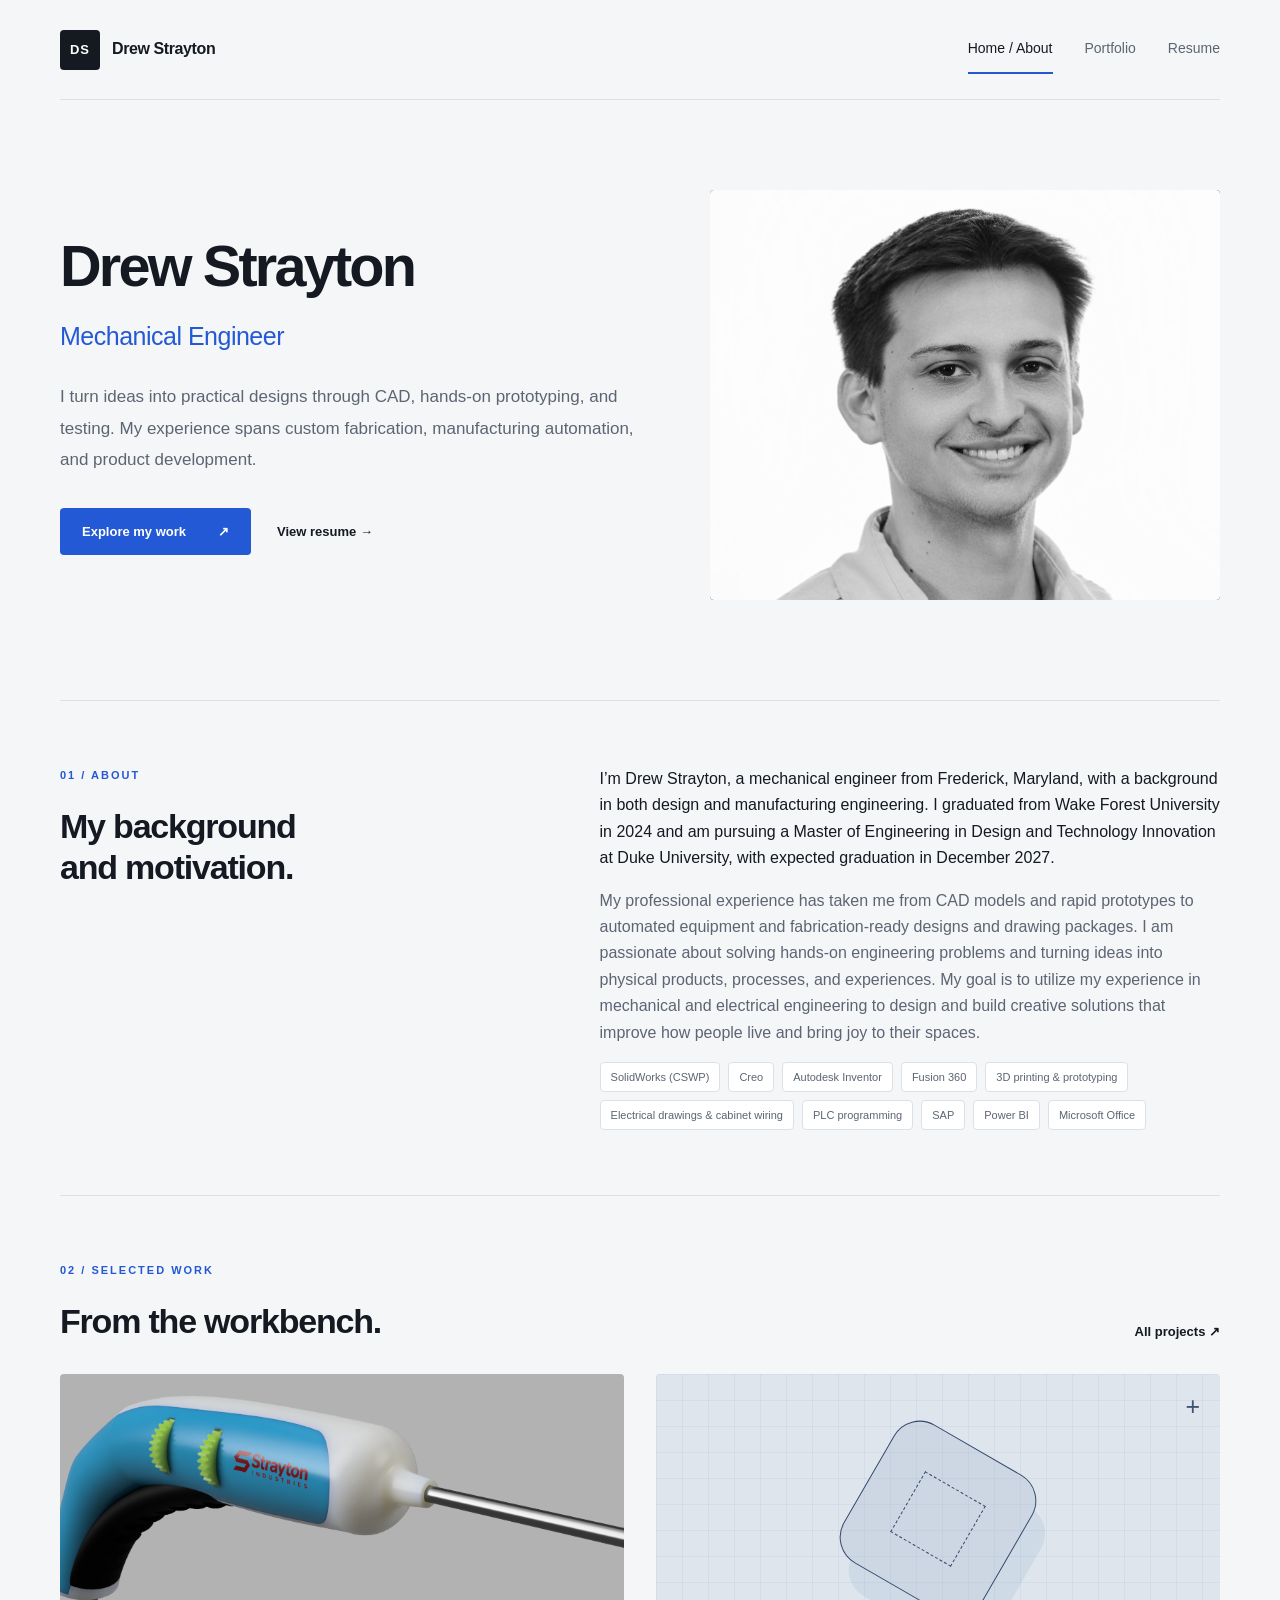
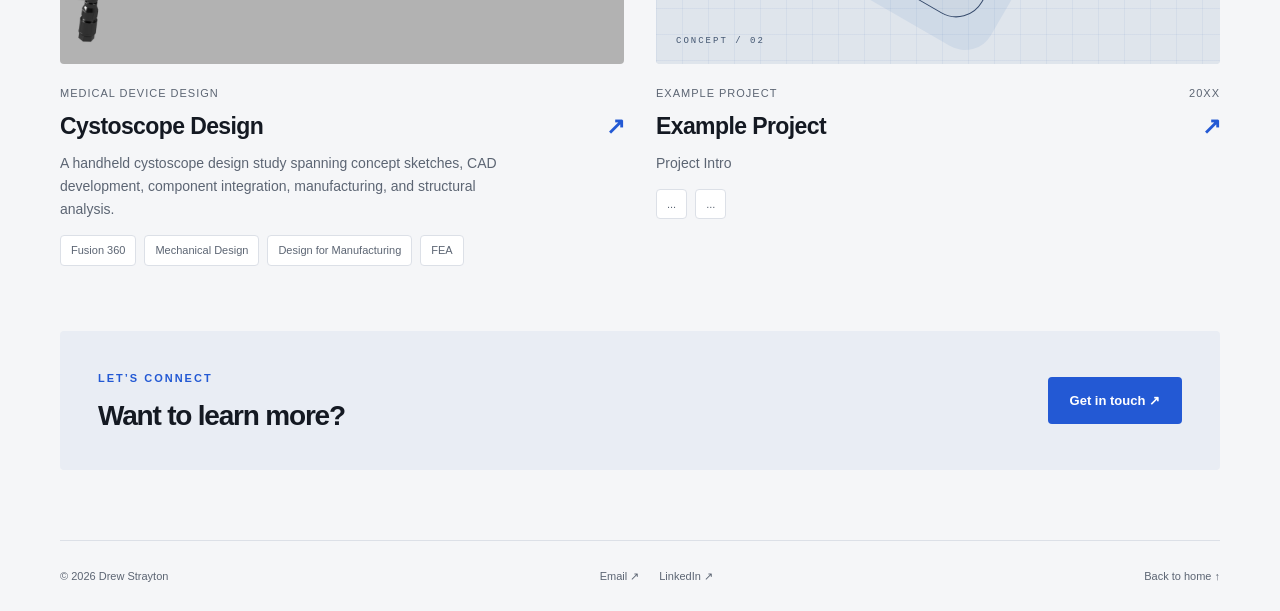
<file: index.html>
<!DOCTYPE html>
<html lang="en">
<head>
  <meta charset="UTF-8">
  <meta name="viewport" content="width=device-width, initial-scale=1">
  <meta name="description" content="Drew Strayton — Mechanical Engineer. Design, manufacturing, prototyping, and automation.">
  <meta name="theme-color" content="#11151b">
  <title>Drew Strayton | Mechanical Engineer</title>
  <link rel="icon" href="assets/favicon.svg" type="image/svg+xml">
  <link rel="stylesheet" href="styles.css">
  <script src="content.js" defer></script>
  <script src="script.js" defer></script>
</head>
<body>
<a class="skip-link" href="#main">Skip to content</a>
<header class="site-header">
  <a class="brand" href="#home"><span class="monogram" id="initials">DS</span><span id="brand-name">Drew Strayton</span></a>
  <nav aria-label="Main navigation">
    <a href="#home" data-page="home">Home <span>/ About</span></a>
    <a href="#portfolio" data-page="portfolio">Portfolio</a>
    <a href="#resume" data-page="resume">Resume</a>
  </nav>
</header>
<main id="main" tabindex="-1"></main>
<footer><p>© <span id="year"></span> <span id="footer-name">Drew Strayton</span></p><div id="social-links"></div><a href="#home">Back to home ↑</a></footer>
<noscript><p>Please enable JavaScript to view this portfolio.</p></noscript>
</body>
</html>
</file>
<file: styles.css>
/* THEME: edit these variables to restyle the whole website. */
:root {
  --background: #f5f6f8;
  --surface: #ffffff;
  --ink: #141922;
  --muted: #5c6573;
  --blue: #2359d4;
  --blue-hover: #1743aa;
  --line: #dce0e7;
  --dark: #111820;
  --radius: 4px;
  --width: 1160px;
  --font: -apple-system, BlinkMacSystemFont, 'Segoe UI', Arial, sans-serif;
}
* { box-sizing: border-box; }
body { margin: 0; background: var(--background); color: var(--ink); font-family: var(--font); line-height: 1.65; }
a { color: inherit; text-decoration: none; }
button { font: inherit; cursor: pointer; }
img { display: block; max-width: 100%; }
a,button { -webkit-tap-highlight-color: transparent; }
:focus-visible { outline: 3px solid var(--blue); outline-offset: 6px; }
#main:focus { outline: none; }
.site-header,main,footer { max-width: var(--width); margin: auto; }
.site-header { min-height: 100px; display: flex; align-items: center; justify-content: space-between; gap: 24px; border-bottom: 1px solid var(--line); }
.brand { display:flex; gap:12px; align-items:center; font-weight:650; letter-spacing:-.4px; }
.monogram { width:40px; height:40px; background:var(--ink); color:white; display:grid; place-items:center; font-size:13px; letter-spacing:1px; border-radius:var(--radius); }
nav { display:flex; gap:32px; }
nav a { font-size:14px; padding:12px 0; border-bottom:2px solid transparent; color:var(--muted); }
nav a[aria-current] { color:var(--ink); border-color:var(--blue); }
nav a:hover,.text-link:hover,footer a:hover { color:var(--blue); }
.hero { display:grid; grid-template-columns:1.15fr 1fr; align-items:center; gap:64px; padding:90px 0 100px; }
.eyebrow { font-size:11px; letter-spacing:2px; font-weight:700; color:var(--blue); margin:0 0 22px; text-transform:uppercase; }
h1,h2,h3,p { margin-top:0; }
h1 { font-size:clamp(40px,4.5vw,62px); letter-spacing:-2.8px; line-height:1.1; font-weight:650; margin-bottom:28px; }
h2 { font-size:34px; line-height:1.2; letter-spacing:-1.2px; font-weight:600; }
h3 { font-size:23px; line-height:1.3; letter-spacing:-.6px; font-weight:600; }
.intro { font-size:17px; color:var(--muted); max-width:620px; line-height:1.85; }
.actions { display:flex; align-items:center; gap:26px; margin-top:32px; flex-wrap:wrap; }
.button { display:inline-flex; align-items:center; justify-content:center; gap:32px; padding:13px 22px; border-radius:var(--radius); font-size:13px; font-weight:600; }
.primary { background:var(--blue); color:white; }
.primary:hover { background:var(--blue-hover); }
.text-link { font-size:13px; font-weight:600; }
.hero-art { background:var(--dark); border-radius:var(--radius); overflow:hidden; transform:rotate(-2deg); }
.hero-art .blueprint { height:320px; }
.hero-photo { width:100%; height:320px; object-fit:cover; }
.art-caption { border-top:1px solid #34414f; padding:20px 26px; color:white; }
.art-caption span { font-size:9px; letter-spacing:2px; color:#b3c3d7; }
.art-caption p { margin:7px 0 0; font-size:18px; letter-spacing:-.4px; }
.blueprint { position:relative; height:100%; min-height:240px; overflow:hidden; background:#152132; }
.grid { position:absolute; inset:0; background-image:linear-gradient(#5f87bd16 1px,transparent 1px),linear-gradient(90deg,#5f87bd16 1px,transparent 1px); background-size:26px 26px; }
.shape { position:absolute; border:1px solid #83b0f7; }
.shape-one { width:160px; height:160px; left:calc(50% - 80px); top:calc(50% - 80px); transform:rotate(-30deg) skew(10deg,10deg); background:#3972c928; box-shadow:24px 24px 0 #4978b51a; }
.shape-two { width:70px; height:70px; left:calc(50% - 35px); top:calc(50% - 35px); border-radius:50%; border-style:dashed; }
.drawing-label { position:absolute; bottom:18px; left:20px; font:9px monospace; color:#b1c6e2; letter-spacing:2px; }
.cross { position:absolute; right:20px; top:12px; color:#a9c7f2; font-size:25px; font-weight:200; }
.art-1 { background:#dfe5ec; }
.art-1 .shape-one { transform:rotate(30deg); border-color:#354a6c; border-radius:30px; background:#8099ba30; }
.art-1 .shape-two { border-color:#354a6c; border-radius:0; transform:rotate(30deg); }
.art-1 .drawing-label,.art-1 .cross { color:#425570; }
.art-2 { background:#20252c; }
.art-2 .shape-one { transform:rotate(-15deg); height:110px; top:calc(50% - 55px); border-radius:12px; }
.art-2 .shape-two { border-radius:4px; width:50px; height:50px; left:calc(50% - 25px); top:calc(50% - 25px); transform:rotate(-15deg); }
.section { border-top:1px solid var(--line); padding:65px 0; }
.about { display:grid; grid-template-columns:1fr 1.35fr; gap:80px; }
.about-copy { font-size:16px; }
.muted { color:var(--muted); }
.tags { display:flex; flex-wrap:wrap; gap:8px; }
.tag { font-size:11px; padding:5px 10px; border:1px solid var(--line); border-radius:var(--radius); color:var(--muted); background:var(--surface); }
.portrait { width:140px; height:160px; object-fit:cover; border-radius:var(--radius); margin-bottom:24px; }
.section-heading { display:flex; justify-content:space-between; align-items:end; gap:24px; margin-bottom:32px; }
.section-heading h2 { margin-bottom:0; }
.project-grid { display:grid; grid-template-columns:repeat(2,minmax(0,1fr)); gap:44px 32px; }
.project-image { height:290px; overflow:hidden; border-radius:var(--radius); background:var(--line); }
.project-image img,.detail-cover img { width:100%; height:100%; object-fit:cover; }
.project-card .project-image { transition:box-shadow .2s, transform .2s; }
.project-card:hover .project-image { box-shadow:0 12px 28px #15213220; transform:translateY(-4px); }
.card-meta { display:flex; justify-content:space-between; gap:20px; color:var(--muted); font-size:11px; margin:20px 0 10px; text-transform:uppercase; letter-spacing:1px; }
.project-card h3 { display:flex; justify-content:space-between; margin-bottom:10px; }
.project-card h3 span { color:var(--blue); }
.project-card p { color:var(--muted); font-size:14px; max-width:470px; }
.contact-strip { display:flex; justify-content:space-between; align-items:center; gap:24px; background:#e9edf4; padding:38px; margin:0 0 70px; border-radius:var(--radius); }
.contact-strip h2 { margin-bottom:0; font-size:28px; }
.contact-strip .eyebrow { margin-bottom:12px; }
footer { display:flex; justify-content:space-between; gap:20px; flex-wrap:wrap; padding:26px 0; border-top:1px solid var(--line); font-size:11px; color:var(--muted); }
footer p { margin:0; }
#social-links { display:flex; gap:20px; }
.page-heading { padding:70px 0 42px; }
.page-heading h1 { font-size:clamp(42px,6vw,76px); }
.page-heading .intro { max-width:700px; }
.work-section { padding:0 0 80px; }
.filters { display:flex; flex-wrap:wrap; gap:10px; margin-bottom:32px; }
.filter { background:transparent; border:1px solid var(--line); color:var(--muted); padding:8px 16px; border-radius:var(--radius); font-size:12px; }
.filter.active { background:var(--ink); border-color:var(--ink); color:white; }
.project-eyebrow { margin-top:38px; }
.detail-cover { height:440px; margin:0 0 55px; border-radius:var(--radius); overflow:hidden; }
.detail-cover .shape-one { width:230px; height:230px; left:calc(50% - 115px); top:calc(50% - 115px); }
.project-body { display:grid; grid-template-columns:1fr 2fr; gap:70px; }
.project-body aside { font-size:14px; }
.project-body aside .eyebrow { margin:0 0 8px; }
.project-body aside p:not(.eyebrow) { margin-bottom:28px; }
.story { margin-bottom:46px; }
.story .eyebrow { margin-bottom:10px; }
.story h2 { font-size:28px; }
.story p:last-child { color:var(--muted); white-space:pre-line; }
.gallery { display:grid; grid-template-columns:repeat(2,minmax(0,1fr)); gap:28px; }
figure { margin:0; }
figure img { width:100%; border-radius:var(--radius); }
figcaption { font-size:12px; color:var(--muted); margin-top:10px; }
.end-link { display:inline-block; margin:40px 0 70px; }
.resume-layout { display:grid; grid-template-columns:1fr 2fr; gap:80px; padding:20px 0 80px; }
.resume-layout aside h2 { font-size:26px; }
.resume-layout aside .eyebrow { margin:35px 0 15px; }
.resume-section h2 { font-size:25px; padding-bottom:18px; border-bottom:1px solid var(--line); }
.resume-section + .resume-section { margin-top:50px; }
.resume-entry { display:grid; grid-template-columns:1fr auto; gap:8px 20px; margin-bottom:30px; }
.resume-entry h3 { font-size:19px; margin-bottom:5px; }
.resume-entry p,.dates { color:var(--muted); font-size:13px; }
.resume-entry ul { grid-column:1/-1; padding-left:20px; color:var(--muted); margin:0; font-size:14px; }
.skip-link { position:fixed; top:-100px; left:15px; background:white; padding:12px; z-index:100; }
.skip-link:focus { top:15px; }
@media(min-width:1500px) { .hero { padding:110px 0; } }
@media(max-width:1240px) { .site-header,main,footer { margin-left:32px; margin-right:32px; } }
@media(max-width:800px) {
  .hero { gap:32px; padding:60px 0; } h1 { font-size:42px; letter-spacing:-1.8px; }
  .hero-art .blueprint { height:270px; } .about { gap:35px; }
  .resume-layout { gap:32px; } nav { gap:20px; } nav span { display:none; }
}
@media(max-width:600px) {
  .site-header,main,footer { margin-left:20px; margin-right:20px; }
  .site-header { flex-wrap:wrap; gap:8px; padding:18px 0 0; }
  nav { width:100%; justify-content:space-between; } nav a { padding:12px 8px; }
  .hero,.about,.project-body,.resume-layout { grid-template-columns:1fr; gap:30px; }
  .hero { padding-top:44px; } .hero-art { transform:none; } .hero-art .blueprint { height:240px; }
  h1 { font-size:43px; } h2 { font-size:30px; }
  .section { padding:40px 0; } .project-grid,.gallery { grid-template-columns:1fr; }
  .section-heading { align-items:start; } .section-heading .text-link { min-width:85px; }
  .project-image { height:250px; } .contact-strip { padding:26px; align-items:start; flex-direction:column; margin-bottom:40px; }
  .page-heading { padding-top:45px; } .detail-cover { height:270px; margin-bottom:30px; }
  .resume-entry { grid-template-columns:1fr; } .resume-entry ul { grid-column:1; } .dates { margin-bottom:8px; }
  footer { padding-bottom:32px; } .intro { font-size:16px; }
}
@media(prefers-reduced-motion:reduce) { *,*::before,*::after { transition:none !important; scroll-behavior:auto !important; } }
@media print {
  .site-header,footer,.button,.filters,.skip-link { display:none; }
  body { background:white; color:black; } main { margin:0; max-width:none; }
  .page-heading { padding:20px 0; } .resume-layout { display:block; }
  .resume-layout aside { margin-bottom:30px; } .resume-entry { break-inside:avoid; }
}

/* Personalized landing page / portrait. Adjust object-position to change the crop. */
.hero-subtitle { color:var(--blue); font-size:25px; font-weight:500; margin:-10px 0 24px; letter-spacing:-.5px; }
.hero-art { transform:none; }
.hero-photo { height:410px; object-position:center 30%; }
.resume-entry { grid-template-columns:1fr; }
.resume-entry ul { grid-column:1; }
.dates { margin-top:-6px; }
@media(max-width:600px) { .hero-photo { height:360px; } .hero-subtitle { font-size:22px; } }
</file>
